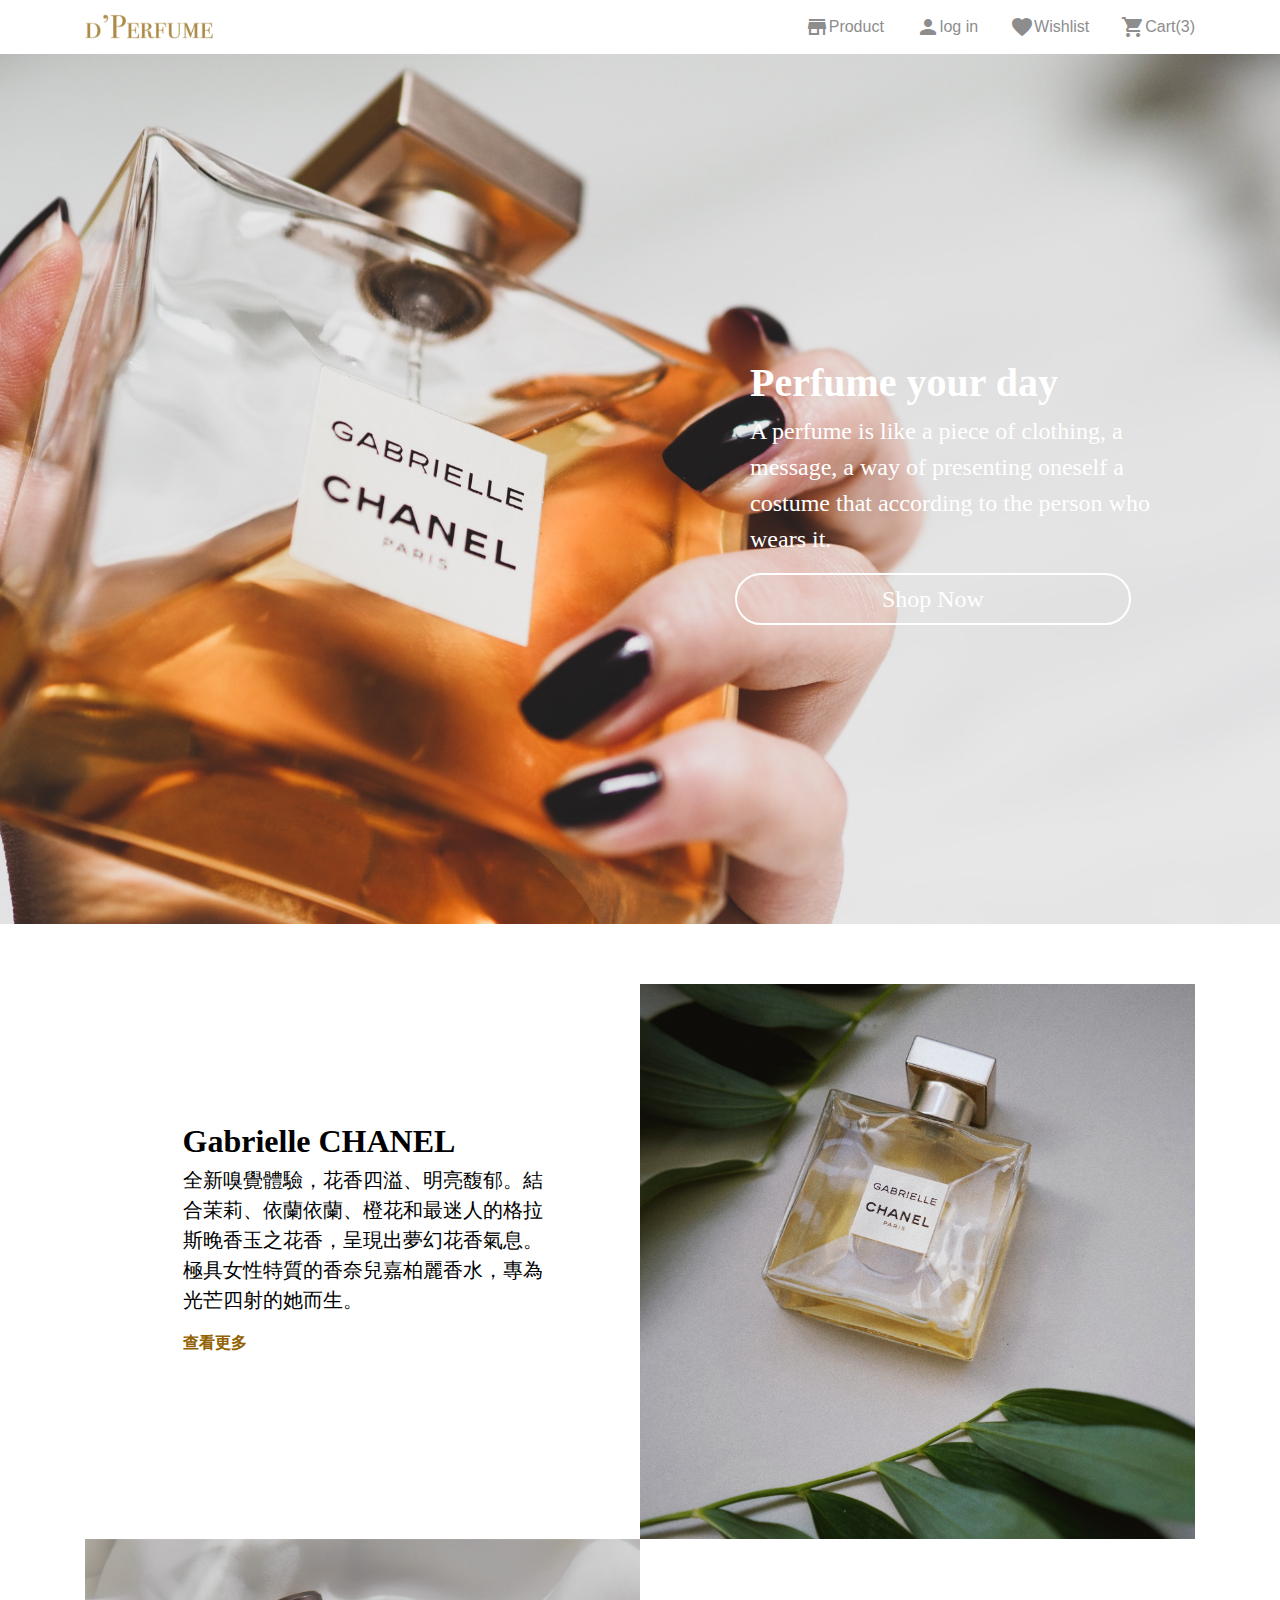
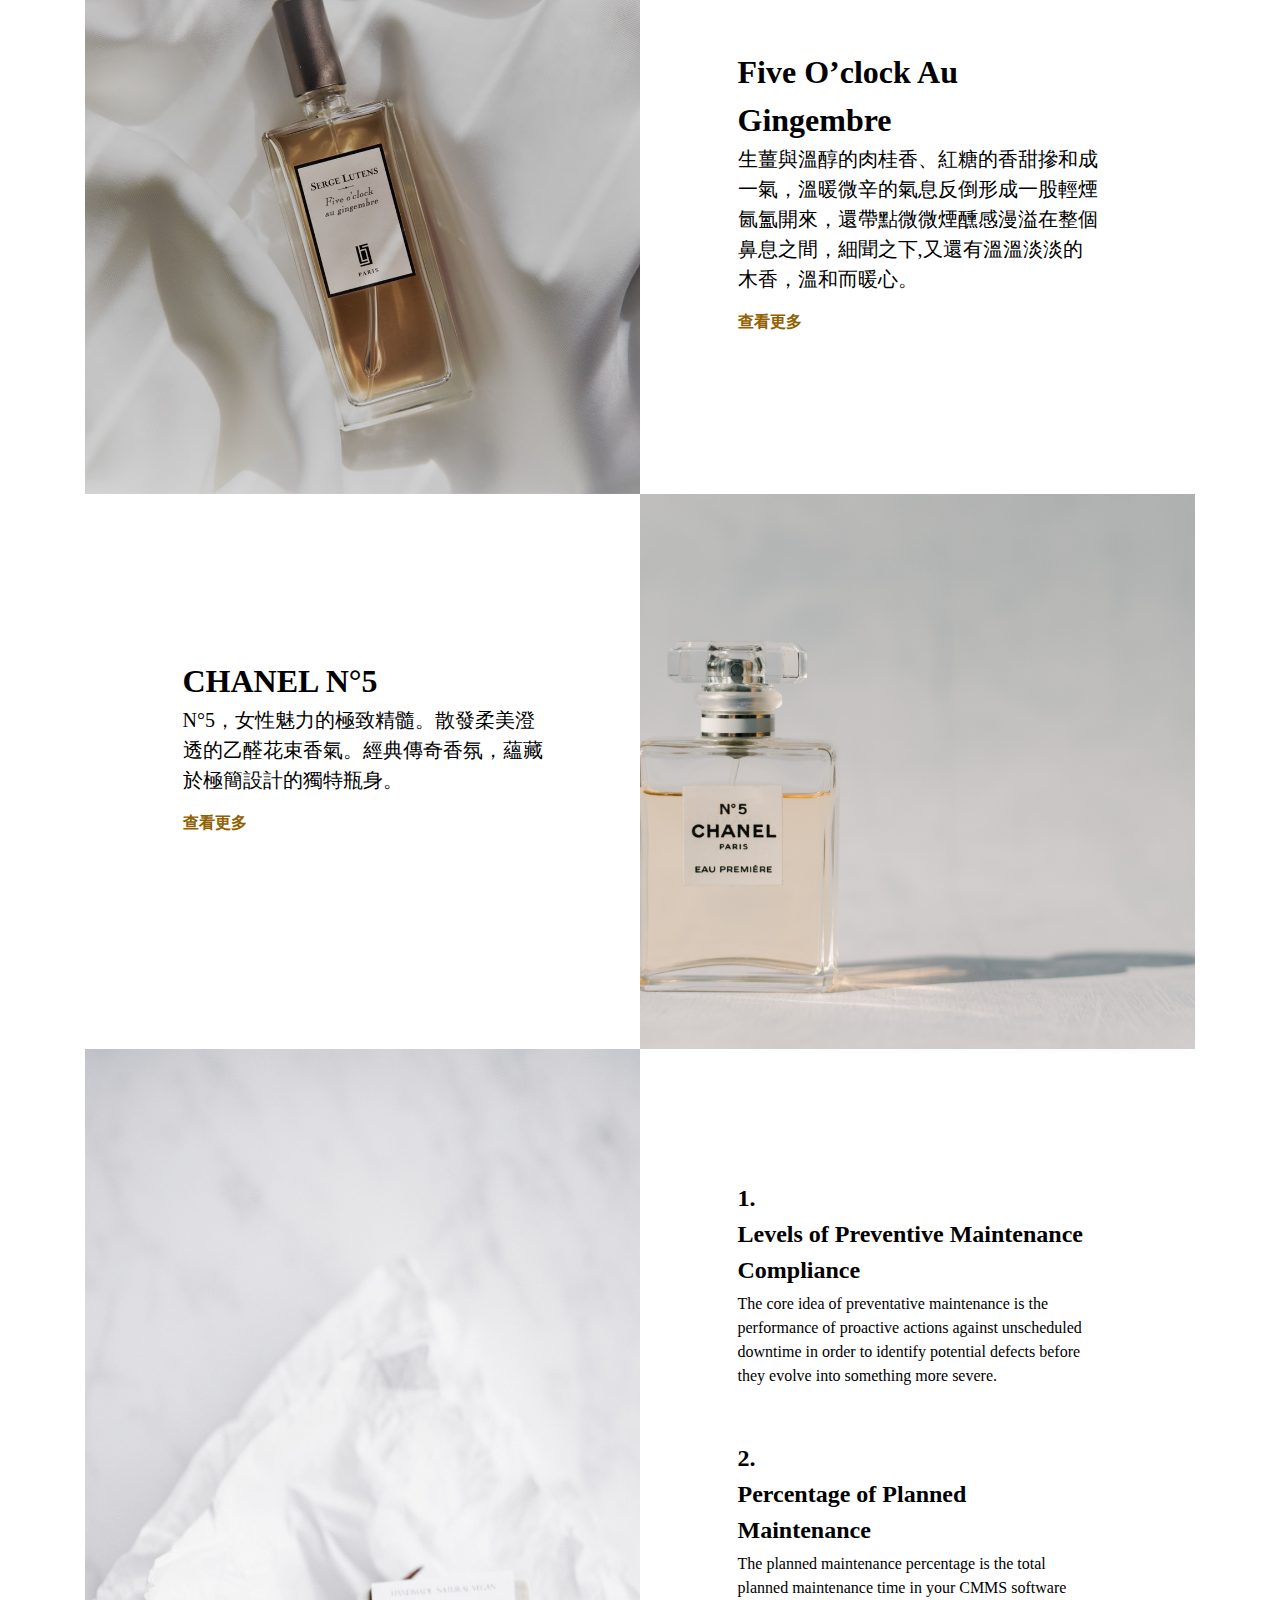
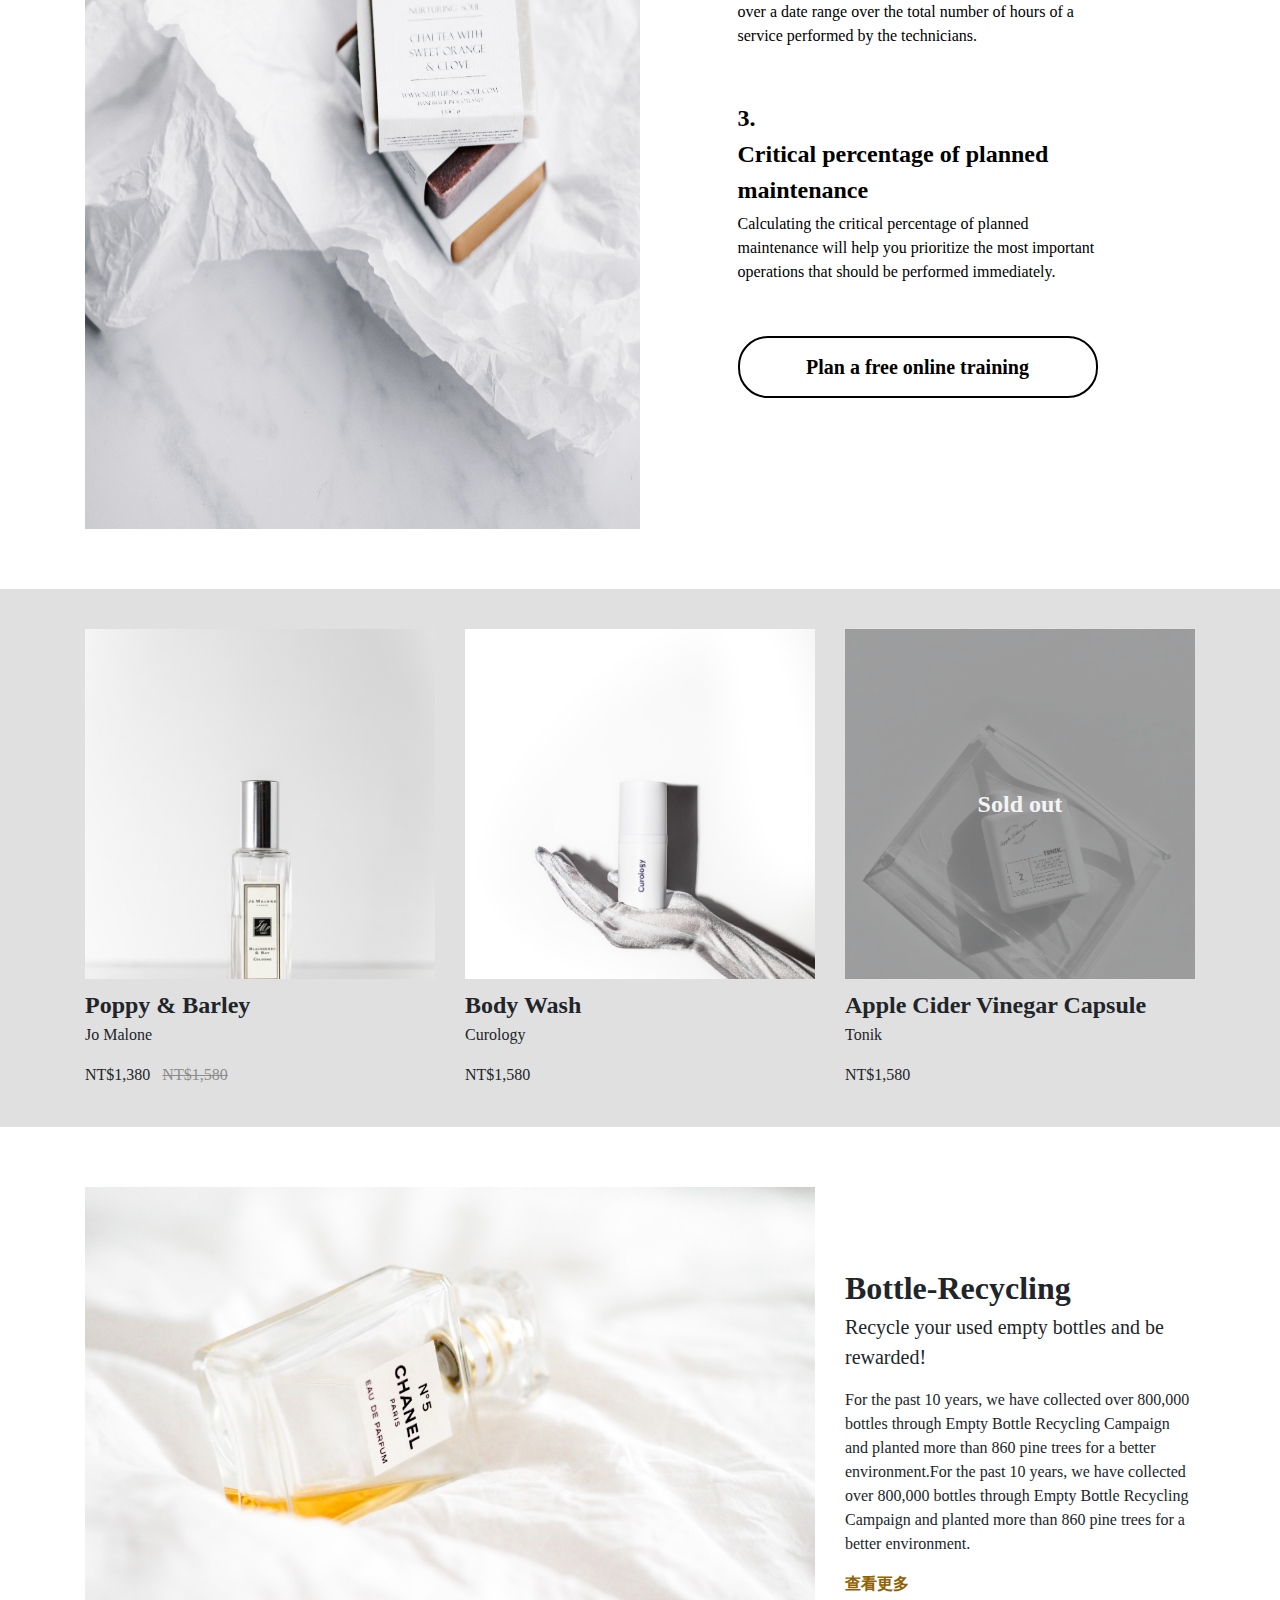
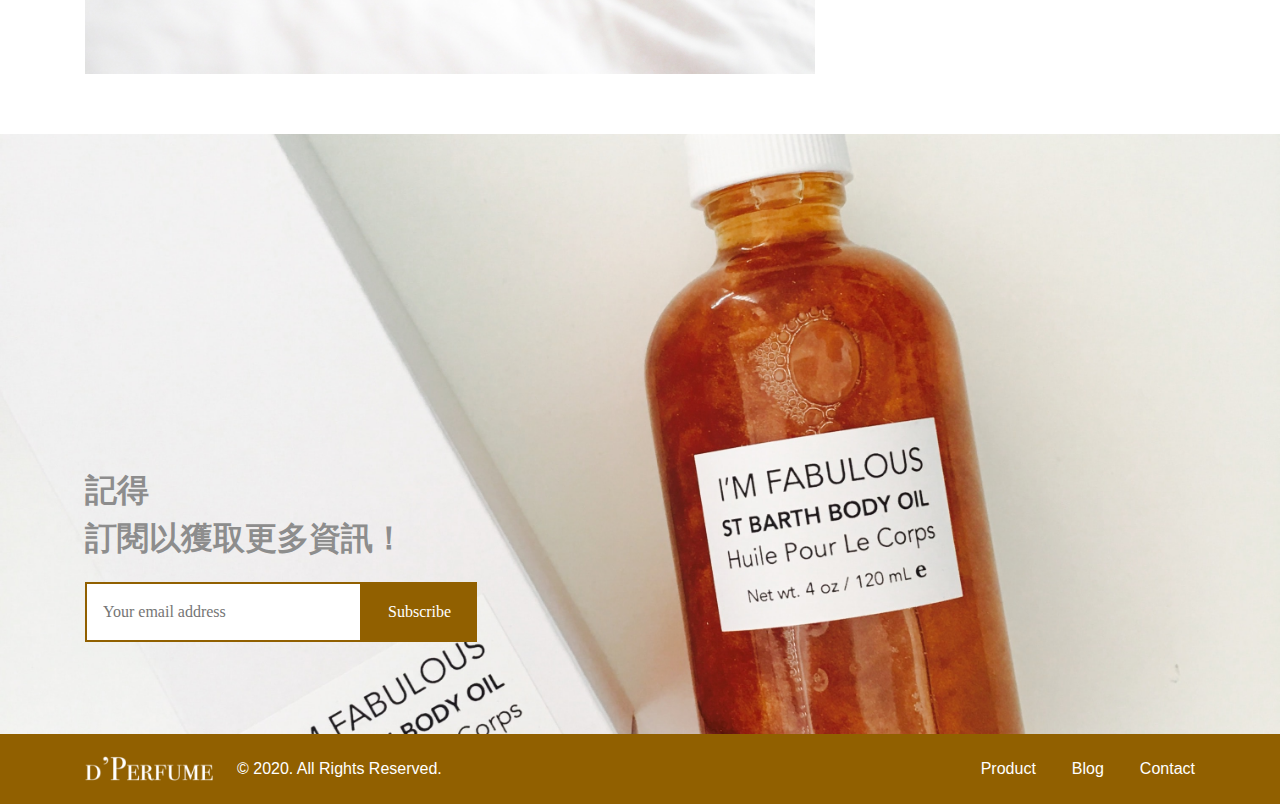
<file: index.html>
<!DOCTYPE html>
<html lang="en">

<head>
  <meta charset="UTF-8">
  <meta name="viewport" content="width=device-width, initial-scale=1.0">
  <meta http-equiv="X-UA-Compatible" content="ie=edge">
  <title>首頁</title>
  <link rel="stylesheet" href="./assets/style/all.css">
</head>

<body>
  <header class="header ">
    <div class="container d-flex justify-content-between align-items-center py-2">
      <h1 class="logo"><a href="index.html">d’Perfume</a></h1>
      <ul class="menu d-none d-lg-flex">
        <li class="mr-6">
          <a class="d-flex" href="#">
            <span class="material-icons">
              store
            </span>
            <p>Product</p>
          </a>
        </li>
        <li class="mr-6">
          <a class="d-flex" href="#">
            <span class="material-icons">
              person
            </span>
            <p>log in</p>
          </a>
        </li>
        <li class="mr-6">
          <a class="d-flex" href="#">
            <span class="material-icons">
              favorite
            </span>
            <p>Wishlist</p>
          </a>
        </li>
        <li>
          <a class="d-flex" href="">
            <span class="material-icons">
              shopping_cart
            </span>
            <p>Cart(3)</p>
          </a>
        </li>
      </ul>
      <ul class="menu d-flex d-lg-none align-items-center">
        <li>
          <a class="d-flex" href="#">
            <span class="material-icons">
              shopping_cart
            </span>
            <p class="rounded-circle shoppingCartNumber">3</p>
          </a>
        </li>
        <li>
          <a class="d-flex" href="#">
            <span class="material-icons" style="font-size: 48px;">
              menu
            </span>
          </a>
        </li>
      </ul>
    </div>
    <div class="brand d-none">
      <ul class="container d-flex py-3">
        <li><a href="#">CHANEL</a></li>
        <li><a href="#">Jo Malone</a></li>
        <li><a href="#">Curology</a></li>
        <li><a href="#">Dior</a></li>
        <li><a href="#">Chloe</a></li>
        <li><a href="#">ZARA</a></li>
      </ul>
    </div>
  </header>

  
<div class="banner">
  <div class="bannerImage">
    <div class="container">
      <div class="row">
        <div class="bannerImageText col-lg-5 ml-auto d-flex flex-column justify-content-center">
          <h2 class="subTitle">Perfume your day</h2>
          <p class="largeText mb-3">A perfume is like a piece of clothing, a message, a way of presenting oneself a
            costume that
            according to the
            person who wears it.</p>
          <div class="row">
            <a href="#" class="btn btn-primary largeButton largeText col-lg-10">Shop Now</a>
          </div>
        </div>
      </div>
    </div>
  </div>
</div>

<ul class="products">
  <div class="container">
    <li class="d-flex product row no-gutters">
      <img class="productImage col-12 col-lg-6" src="assets/images/index2.jpg" alt="">
      <div class="d-flex flex-column justify-content-center align-middle col-lg-6">
        <div class="productText miniText row justify-content-center">
          <div class="col-lg-8">
            <h3 class="smallTitle">Gabrielle CHANEL</h3>
            <p class="normalText mb-3">全新嗅覺體驗，花香四溢、明亮馥郁。結合茉莉、依蘭依蘭、橙花和最迷人的格拉斯晚香玉之花香，呈現出夢幻花香氣息。
              極具女性特質的香奈兒嘉柏麗香水，專為光芒四射的她而生。
            </p>
            <p class="smallText viewMore"><a href="#">查看更多</a></p>
          </div>
        </div>
      </div>
    </li>
    <li class="d-flex product row no-gutters">
      <img class="productImage col-lg-6" src="assets/images/index3.png" alt="">
      <div class="d-flex flex-column justify-content-center align-middle col-lg-6">
        <div class="productText miniText row justify-content-center">
          <div class="col-lg-8">
            <h3 class="smallTitle">Five O’clock Au Gingembre</h3>
            <p class="normalText mb-3">生薑與溫醇的肉桂香、紅糖的香甜摻和成一氣，溫暖微辛的氣息反倒形成一股輕煙氤氳開來，還帶點微微煙醺感漫溢在整個鼻息之間，細聞之下,又還有溫溫淡淡的木香，溫和而暖心。
            </p>
            <p class="smallText viewMore"><a href="#">查看更多</a></p>
          </div>
        </div>
      </div>
    </li>
    <li class="d-flex product row no-gutters">
      <img class="productImage col-lg-6" src="assets/images/index4.jpg" alt="">
      <div class="d-flex flex-column justify-content-center align-middle col-lg-6">
        <div class="productText miniText row justify-content-center">
          <div class="col-lg-8">
            <h3 class="smallTitle">CHANEL N°5</h3>
            <p class="normalText mb-3">N°5，女性魅力的極致精髓。散發柔美澄透的乙醛花束香氣。經典傳奇香氛，蘊藏於極簡設計的獨特瓶身。
            </p>
            <p class="smallText viewMore"><a href="#">查看更多</a></p>
          </div>
        </div>
      </div>
    </li>
    <li class="d-flex productMaintenance row no-gutters">
      <img class="col-lg-6" src="assets/images/index5.jpg" alt="">
      <div class="d-flex flex-column justify-content-center align-middle col-lg-6">
        <div class="row justify-content-center">
          <div class="col-lg-8">
            <ul>
              <li>
                <h4 class="miniTitle">1.<br>Levels of Preventive Maintenance Compliance</h4>
                <p class="productText miniText">The core idea of preventative maintenance is the performance of
                  proactive actions
                  against unscheduled
                  downtime in order to identify potential defects before they evolve into something more severe.</p>
              </li>
              <li>
                <h4 class="miniTitle">2.<br>Percentage of Planned Maintenance</h4>
                <p class="productText miniText">The planned maintenance percentage is the total planned maintenance time
                  in your
                  CMMS software over a
                  date range over the total number of hours of a service performed by the technicians.</p>
              </li>
              <li>
                <h4 class="miniTitle">3.<br>Critical percentage of planned maintenance</h4>
                <p class="productText miniText">Calculating the critical percentage of planned maintenance will help you
                  prioritize the most
                  important operations that should be performed immediately.</p>
              </li>
              <li>
                <a href="#" class="btn btn-primary largeButton w-100">
                  <p class="my-2">Plan a free online training
                  </p>
                </a>
              </li>
            </ul>
          </div>
        </div>
      </div>
    </li>
  </div>
</ul>

<div class="productRecommendation">
  <div class="container">
    <div class="row">
      <div class="col-lg-4 d-flex flex-column">
        <img src="assets/images/index6.jpg" alt="" class="productRecommendationImage">
        <div>
          <h4 class="miniTitle mt-2">Poppy & Barley</h4>
          <h5 class="miniText">Jo Malone</h5>
          <h5 class="miniText mt-3">NT$1,380 <del class="ml-2" style="color: #8D8D8D;">NT$1,580</del></h5>
        </div>
      </div>
      <div class="col-lg-4 d-flex flex-column">
        <img src="assets/images/index7.jpg" alt="" class="productRecommendationImage">
        <div>
          <h4 class="miniTitle mt-2">Body Wash</h4>
          <h5 class="miniText">Curology</h5>
          <h5 class="miniText mt-3">NT$1,580</h5>
        </div>
      </div>
      <div class="col-lg-4 d-flex flex-column align-middle">
        <div class="soldOut productRecommendationImage d-flex flex-column justify-content-center align-items-center">
          <p>Sold out</p>
        </div>
        <div>
          <h4 class="miniTitle mt-2">Apple Cider Vinegar Capsule</h4>
          <h5 class="miniText">Tonik</h5>
          <h5 class="miniText mt-3">NT$1,580</h5>
        </div>
      </div>

    </div>
  </div>
</div>

<div class="bottleRecycling">
  <div class="container">
    <div class="row">
      <div class="col-lg-8">
        <img class="w-100" src="assets/images/index9.jpg" alt="">
      </div>
      <div class="col-lg-4">
        <div class="d-flex flex-column justify-content-center h-100 ">
          <h3 class="smallTitle">Bottle-Recycling</h3>
          <h4 class="mb-3">Recycle your used empty bottles and be rewarded!</h4>
          <p class="miniText">For the past 10 years, we have collected over 800,000 bottles through Empty Bottle
            Recycling Campaign and planted more than 860 pine trees for a better environment.For the past 10 years, we
            have collected over 800,000 bottles through Empty Bottle Recycling Campaign and planted more than 860 pine
            trees for a better environment.</p>
          <p class="mt-3 smallText viewMore"><a href="#">查看更多</a></p>
        </div>
      </div>
    </div>

  </div>
</div>

<div class="moreInformation">
  <div class="container">
    <div class="row">
      <div class="col-lg-4">
        <h4 class="text">記得<br>訂閱以獲取更多資訊！</h4>
        <div class="email d-flex">
          <input class="emailAddress" type="text" placeholder="Your email address">
          <a class="emailSubscribe py-3 px-4" href="#">Subscribe</a>
        </div>
      </div>
    </div>
  </div>
</div>

  <footer class="footer py-3">
    <div class="container d-flex justify-content-between align-items-center">
      <div class="d-flex align-items-center justify-content-between">
        <h1 class="logo mr-4"><a href="index.html">d’Perfume</a></h1>
        <p>© 2020. All Rights Reserved.</p>
      </div>
      <ul class="footerMenu d-none d-lg-flex">
        <li class="footerMenuItems"><a href="#">Product</a></li>
        <li class="footerMenuItems"><a href="#">Blog</a></li>
        <li><a href="#">Contact</a></li>
      </ul>
    </div>
  </footer>
  <script src="./assets/js/vendors.js"></script>
  <script src="./assets/js/all.js"></script>
</body>

</html>
</file>
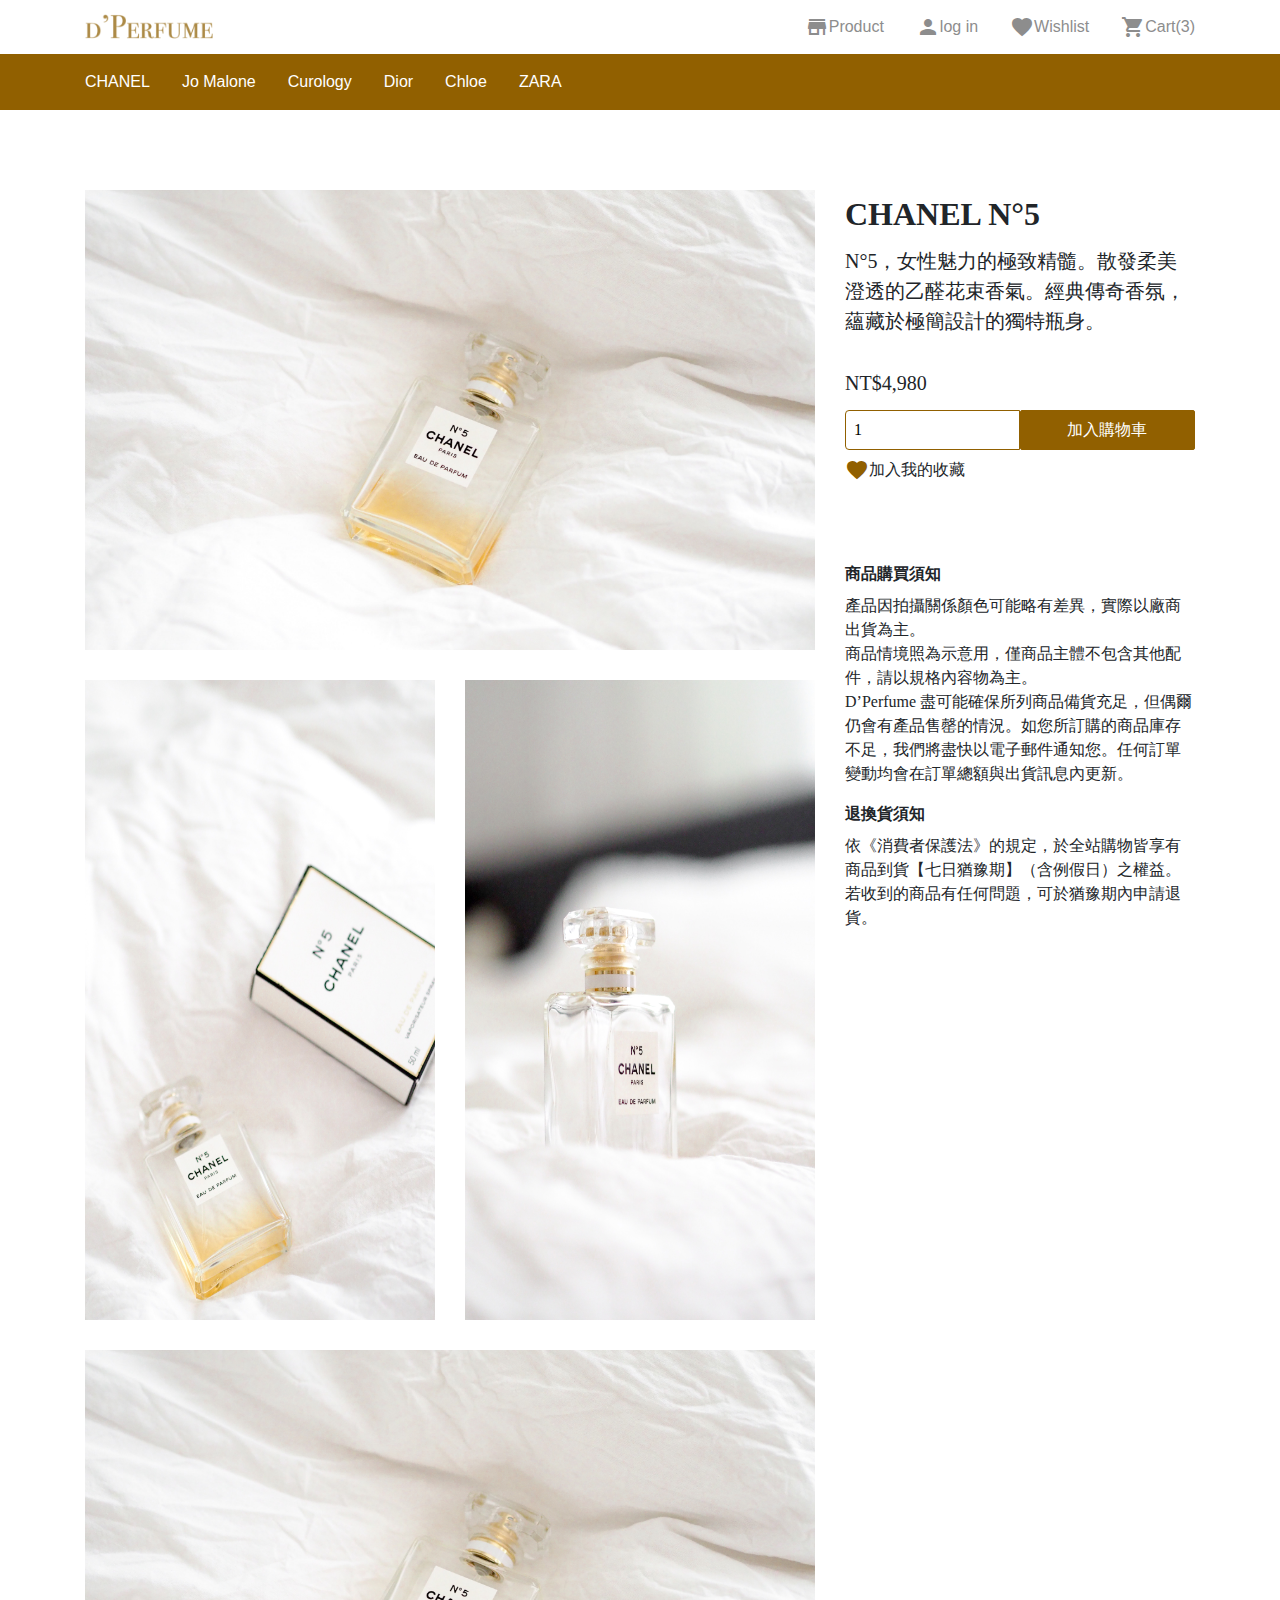
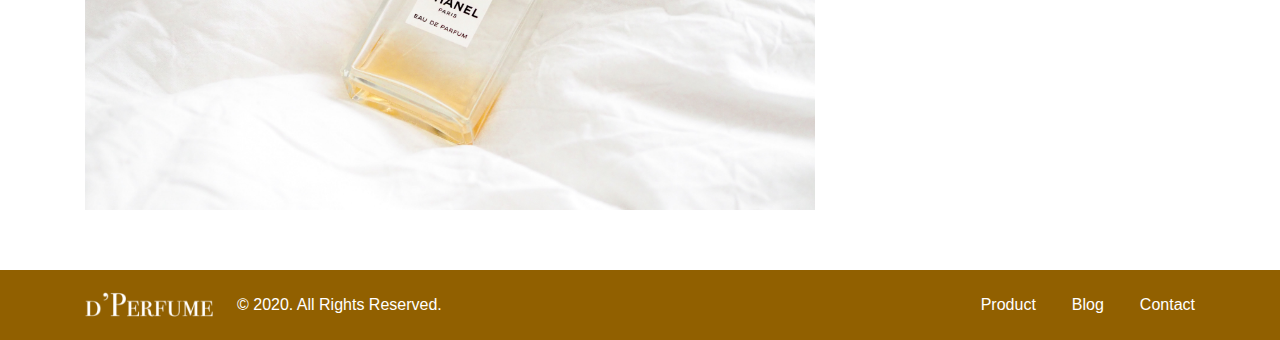
<file: add_shoping_cart copy.html>
<!DOCTYPE html>
<html lang="en">

<head>
  <meta charset="UTF-8">
  <meta name="viewport" content="width=device-width, initial-scale=1.0">
  <meta http-equiv="X-UA-Compatible" content="ie=edge">
  <title>首頁</title>
  <link rel="stylesheet" href="./assets/style/all.css">
</head>

<body>
  <header class="header ">
    <div class="container d-flex justify-content-between align-items-center py-2">
      <h1 class="logo"><a href="index.html">d’Perfume</a></h1>
      <ul class="menu d-none d-lg-flex">
        <li class="mr-6">
          <a class="d-flex" href="#">
            <span class="material-icons">
              store
            </span>
            <p>Product</p>
          </a>
        </li>
        <li class="mr-6">
          <a class="d-flex" href="#">
            <span class="material-icons">
              person
            </span>
            <p>log in</p>
          </a>
        </li>
        <li class="mr-6">
          <a class="d-flex" href="#">
            <span class="material-icons">
              favorite
            </span>
            <p>Wishlist</p>
          </a>
        </li>
        <li>
          <a class="d-flex" href="">
            <span class="material-icons">
              shopping_cart
            </span>
            <p>Cart(3)</p>
          </a>
        </li>
      </ul>
      <ul class="menu d-flex d-lg-none align-items-center">
        <li>
          <a class="d-flex" href="#">
            <span class="material-icons">
              shopping_cart
            </span>
            <p class="rounded-circle shoppingCartNumber">3</p>
          </a>
        </li>
        <li>
          <a class="d-flex" href="#">
            <span class="material-icons" style="font-size: 48px;">
              menu
            </span>
          </a>
        </li>
      </ul>
    </div>
    <div class="brand d-none">
      <ul class="container d-flex py-3">
        <li><a href="#">CHANEL</a></li>
        <li><a href="#">Jo Malone</a></li>
        <li><a href="#">Curology</a></li>
        <li><a href="#">Dior</a></li>
        <li><a href="#">Chloe</a></li>
        <li><a href="#">ZARA</a></li>
      </ul>
    </div>
  </header>

  
<div class="brand">
  <ul class="container py-3 d-none d-lg-flex">
    <li><a href="#">CHANEL</a></li>
    <li><a href="#">Jo Malone</a></li>
    <li><a href="#">Curology</a></li>
    <li><a href="#">Dior</a></li>
    <li><a href="#">Chloe</a></li>
    <li><a href="#">ZARA</a></li>
  </ul>
</div>

<div class="productInfo container">
  <div class="row">
    <div class="col-lg-8">
      <div class="image1 order-1">
      </div>
      <div class="row">
        <div class="col-lg-6 order-3">
          <img class="image2" src="assets/images/product2.jpg" alt="">
        </div>
        <div class="col-lg-6 order-4">
          <img class="image3" src="assets/images/product3.jpg" alt="">
        </div>
      </div>
      <div class="image4 order-5">
      </div>
    </div>
    <div class="col-lg-4 order-2">
      <h2 class="smallTitle">CHANEL N°5</h2>
      <h3 class="normalText mt-2">N°5，女性魅力的極致精髓。散發柔美澄透的乙醛花束香氣。經典傳奇香氛，蘊藏於極簡設計的獨特瓶身。</h3>
      <h4 class="productInfoPrice">NT$4,980</h4>
      <div class="row no-gutters d-flex align-items-center">
        <div class="col-lg-6">
          <input class="qty pl-2 py-2" type="number" min="1" max="999" value="1">
        </div>
        <div class="col-lg-6">
          <a class="btn btn-primary addShoppingCart py-2" href="">加入購物車</a>
        </div>
      </div>
      <div class="d-flex mt-2">
        <span class="material-icons addFavorite">
          favorite
        </span>
        <p>加入我的收藏</p>
      </div>
      <ul>
        <li class="mb-3">
          <h4 class="productInfoTitle mb-2">商品購買須知</h4>
          <p class="productInfoText">產品因拍攝關係顏色可能略有差異，實際以廠商出貨為主。
            <br>商品情境照為示意用，僅商品主體不包含其他配件，請以規格內容物為主。
            <br> D’Perfume 盡可能確保所列商品備貨充足，但偶爾仍會有產品售罄的情況。如您所訂購的商品庫存不足，我們將盡快以電子郵件通知您。任何訂單變動均會在訂單總額與出貨訊息內更新。</p>
        </li>
        <li>
          <h4 class="productInfoTitle mt-1 mb-2">退換貨須知</h4>
          <p class="productInfoText">依《消費者保護法》的規定，於全站購物皆享有商品到貨【七日猶豫期】（含例假日）之權益。若收到的商品有任何問題，可於猶豫期內申請退貨。</p>
        </li>
      </ul>
    </div>
  </div>
</div>

  <footer class="footer py-3">
    <div class="container d-flex justify-content-between align-items-center">
      <div class="d-flex align-items-center justify-content-between">
        <h1 class="logo mr-4"><a href="index.html">d’Perfume</a></h1>
        <p>© 2020. All Rights Reserved.</p>
      </div>
      <ul class="footerMenu d-none d-lg-flex">
        <li class="footerMenuItems"><a href="#">Product</a></li>
        <li class="footerMenuItems"><a href="#">Blog</a></li>
        <li><a href="#">Contact</a></li>
      </ul>
    </div>
  </footer>
  <script src="./assets/js/vendors.js"></script>
  <script src="./assets/js/all.js"></script>
</body>

</html>
</file>
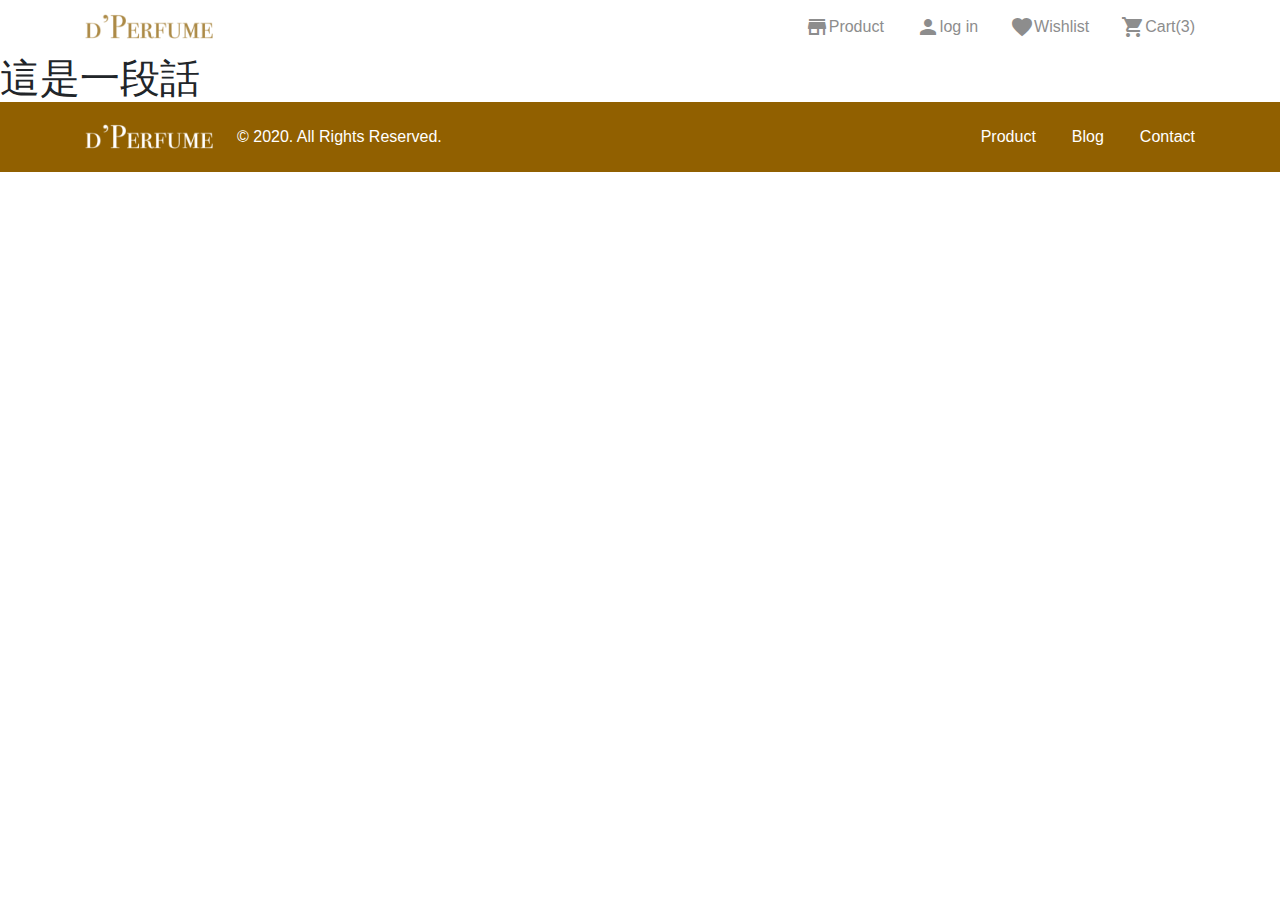
<file: index copy.html>
<!DOCTYPE html>
<html lang="en">

<head>
  <meta charset="UTF-8">
  <meta name="viewport" content="width=device-width, initial-scale=1.0">
  <meta http-equiv="X-UA-Compatible" content="ie=edge">
  <title>首頁</title>
  <link rel="stylesheet" href="./assets/style/all.css">
</head>

<body>
  <header class="header ">
    <div class="container d-flex justify-content-between align-items-center py-2">
      <h1 class="logo"><a href="index.html">d’Perfume</a></h1>
      <ul class="menu d-none d-lg-flex">
        <li class="mr-6">
          <a class="d-flex" href="#">
            <span class="material-icons">
              store
            </span>
            <p>Product</p>
          </a>
        </li>
        <li class="mr-6">
          <a class="d-flex" href="#">
            <span class="material-icons">
              person
            </span>
            <p>log in</p>
          </a>
        </li>
        <li class="mr-6">
          <a class="d-flex" href="#">
            <span class="material-icons">
              favorite
            </span>
            <p>Wishlist</p>
          </a>
        </li>
        <li>
          <a class="d-flex" href="">
            <span class="material-icons">
              shopping_cart
            </span>
            <p>Cart(3)</p>
          </a>
        </li>
      </ul>
      <ul class="menu d-flex d-lg-none align-items-center">
        <li>
          <a class="d-flex" href="#">
            <span class="material-icons">
              shopping_cart
            </span>
            <p class="rounded-circle shoppingCartNumber">3</p>
          </a>
        </li>
        <li>
          <a class="d-flex" href="#">
            <span class="material-icons" style="font-size: 48px;">
              menu
            </span>
          </a>
        </li>
      </ul>
    </div>
    <div class="brand d-none">
      <ul class="container d-flex py-3">
        <li><a href="#">CHANEL</a></li>
        <li><a href="#">Jo Malone</a></li>
        <li><a href="#">Curology</a></li>
        <li><a href="#">Dior</a></li>
        <li><a href="#">Chloe</a></li>
        <li><a href="#">ZARA</a></li>
      </ul>
    </div>
  </header>

  
<h1>
  這是一段話
</h1>

<div class="box"></div>

  <footer class="footer py-3">
    <div class="container d-flex justify-content-between align-items-center">
      <div class="d-flex align-items-center justify-content-between">
        <h1 class="logo mr-4"><a href="index.html">d’Perfume</a></h1>
        <p>© 2020. All Rights Reserved.</p>
      </div>
      <ul class="footerMenu d-none d-lg-flex">
        <li class="footerMenuItems"><a href="#">Product</a></li>
        <li class="footerMenuItems"><a href="#">Blog</a></li>
        <li><a href="#">Contact</a></li>
      </ul>
    </div>
  </footer>
  <script src="./assets/js/vendors.js"></script>
  <script src="./assets/js/all.js"></script>
</body>

</html>
</file>
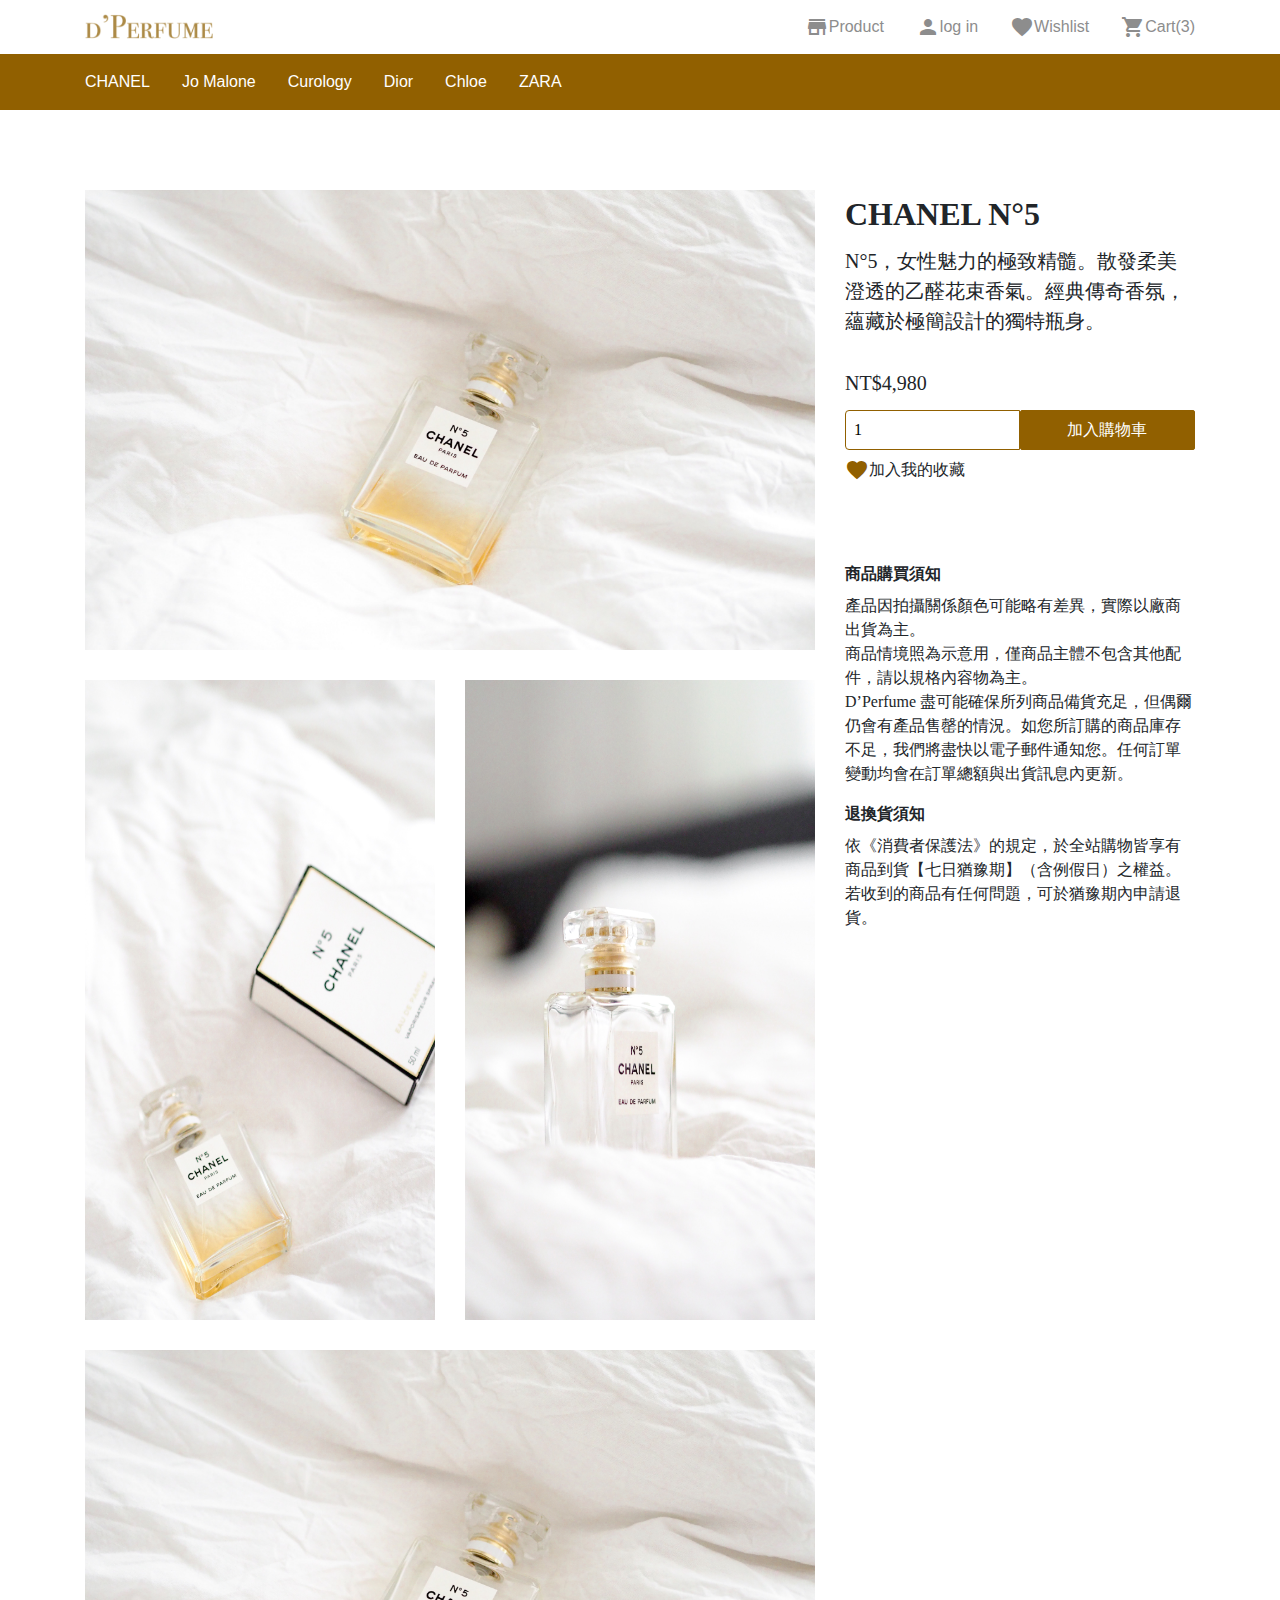
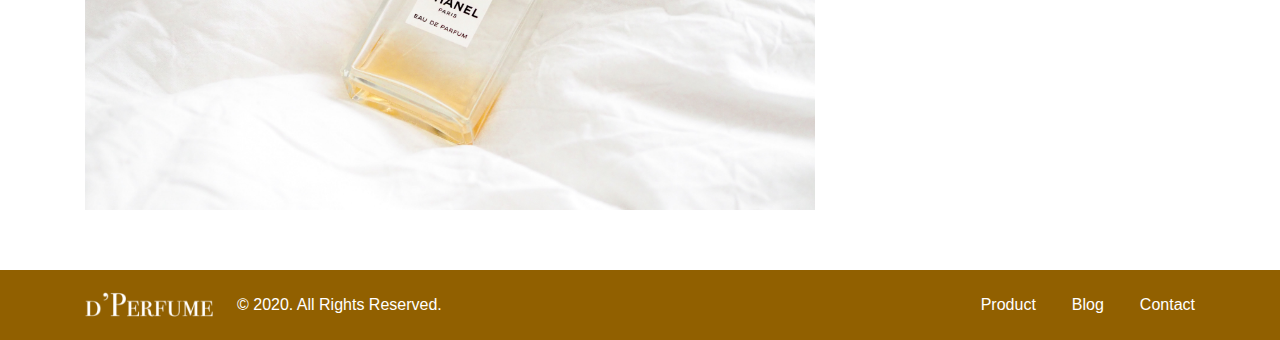
<file: product.html>
<!DOCTYPE html>
<html lang="en">

<head>
  <meta charset="UTF-8">
  <meta name="viewport" content="width=device-width, initial-scale=1.0">
  <meta http-equiv="X-UA-Compatible" content="ie=edge">
  <title>首頁</title>
  <link rel="stylesheet" href="./assets/style/all.css">
</head>

<body>
  <header class="header ">
    <div class="container d-flex justify-content-between align-items-center py-2">
      <h1 class="logo"><a href="index.html">d’Perfume</a></h1>
      <ul class="menu d-none d-lg-flex">
        <li class="mr-6">
          <a class="d-flex" href="#">
            <span class="material-icons">
              store
            </span>
            <p>Product</p>
          </a>
        </li>
        <li class="mr-6">
          <a class="d-flex" href="#">
            <span class="material-icons">
              person
            </span>
            <p>log in</p>
          </a>
        </li>
        <li class="mr-6">
          <a class="d-flex" href="#">
            <span class="material-icons">
              favorite
            </span>
            <p>Wishlist</p>
          </a>
        </li>
        <li>
          <a class="d-flex" href="">
            <span class="material-icons">
              shopping_cart
            </span>
            <p>Cart(3)</p>
          </a>
        </li>
      </ul>
      <ul class="menu d-flex d-lg-none align-items-center">
        <li>
          <a class="d-flex" href="#">
            <span class="material-icons">
              shopping_cart
            </span>
            <p class="rounded-circle shoppingCartNumber">3</p>
          </a>
        </li>
        <li>
          <a class="d-flex" href="#">
            <span class="material-icons" style="font-size: 48px;">
              menu
            </span>
          </a>
        </li>
      </ul>
    </div>
    <div class="brand d-none">
      <ul class="container d-flex py-3">
        <li><a href="#">CHANEL</a></li>
        <li><a href="#">Jo Malone</a></li>
        <li><a href="#">Curology</a></li>
        <li><a href="#">Dior</a></li>
        <li><a href="#">Chloe</a></li>
        <li><a href="#">ZARA</a></li>
      </ul>
    </div>
  </header>

  
<div class="brand">
  <ul class="container py-3 d-none d-lg-flex">
    <li><a href="#">CHANEL</a></li>
    <li><a href="#">Jo Malone</a></li>
    <li><a href="#">Curology</a></li>
    <li><a href="#">Dior</a></li>
    <li><a href="#">Chloe</a></li>
    <li><a href="#">ZARA</a></li>
  </ul>
</div>

<div class="productInfo container">
  <div class="row">
    <div class="col-lg-8">
      <div class="image1 d-block d-md-none">
      </div>
    </div>
  </div>

  <div class="row flex-column-reverse flex-md-row">
    <div class="col-lg-8">
      <div class="image1 d-none d-md-block">
      </div>
      <div class="row">
        <div class="col-lg-6">
          <img class="image2" src="assets/images/product2.jpg" alt="">
        </div>
        <div class="col-lg-6 mt-3 mt-lg-0">
          <img class="image3" src="assets/images/product3.jpg" alt="">
        </div>
      </div>

      <div class="image4">
      </div>
    </div>
    <div class="col-lg-4">
      <h2 class="smallTitle">CHANEL N°5</h2>
      <h3 class="normalText mt-lg-2">N°5，女性魅力的極致精髓。散發柔美澄透的乙醛花束香氣。經典傳奇香氛，蘊藏於極簡設計的獨特瓶身。</h3>
      <h4 class="productInfoPrice">NT$4,980</h4>
      <div class="row no-gutters d-flex align-items-center">
        <div class="col-lg-6">
          <input class="qty pl-2 py-2" type="number" min="1" max="999" value="1">
        </div>
        <div class="col-lg-6">
          <a class="btn btn-primary addShoppingCart py-2" href="">加入購物車</a>
        </div>
      </div>
      <div class="d-flex mt-2">
        <span class="material-icons addFavorite">
          favorite
        </span>
        <p>加入我的收藏</p>
      </div>
      <ul>
        <li class="mb-3">
          <h4 class="productInfoTitle mb-2">商品購買須知</h4>
          <p class="productInfoText">產品因拍攝關係顏色可能略有差異，實際以廠商出貨為主。
            <br>商品情境照為示意用，僅商品主體不包含其他配件，請以規格內容物為主。
            <br> D’Perfume 盡可能確保所列商品備貨充足，但偶爾仍會有產品售罄的情況。如您所訂購的商品庫存不足，我們將盡快以電子郵件通知您。任何訂單變動均會在訂單總額與出貨訊息內更新。</p>
        </li>
        <li>
          <h4 class="productInfoTitle mt-1 mb-2">退換貨須知</h4>
          <p class="productInfoText">依《消費者保護法》的規定，於全站購物皆享有商品到貨【七日猶豫期】（含例假日）之權益。若收到的商品有任何問題，可於猶豫期內申請退貨。</p>
        </li>
      </ul>
    </div>
  </div>
</div>

  <footer class="footer py-3">
    <div class="container d-flex justify-content-between align-items-center">
      <div class="d-flex align-items-center justify-content-between">
        <h1 class="logo mr-4"><a href="index.html">d’Perfume</a></h1>
        <p>© 2020. All Rights Reserved.</p>
      </div>
      <ul class="footerMenu d-none d-lg-flex">
        <li class="footerMenuItems"><a href="#">Product</a></li>
        <li class="footerMenuItems"><a href="#">Blog</a></li>
        <li><a href="#">Contact</a></li>
      </ul>
    </div>
  </footer>
  <script src="./assets/js/vendors.js"></script>
  <script src="./assets/js/all.js"></script>
</body>

</html>
</file>
